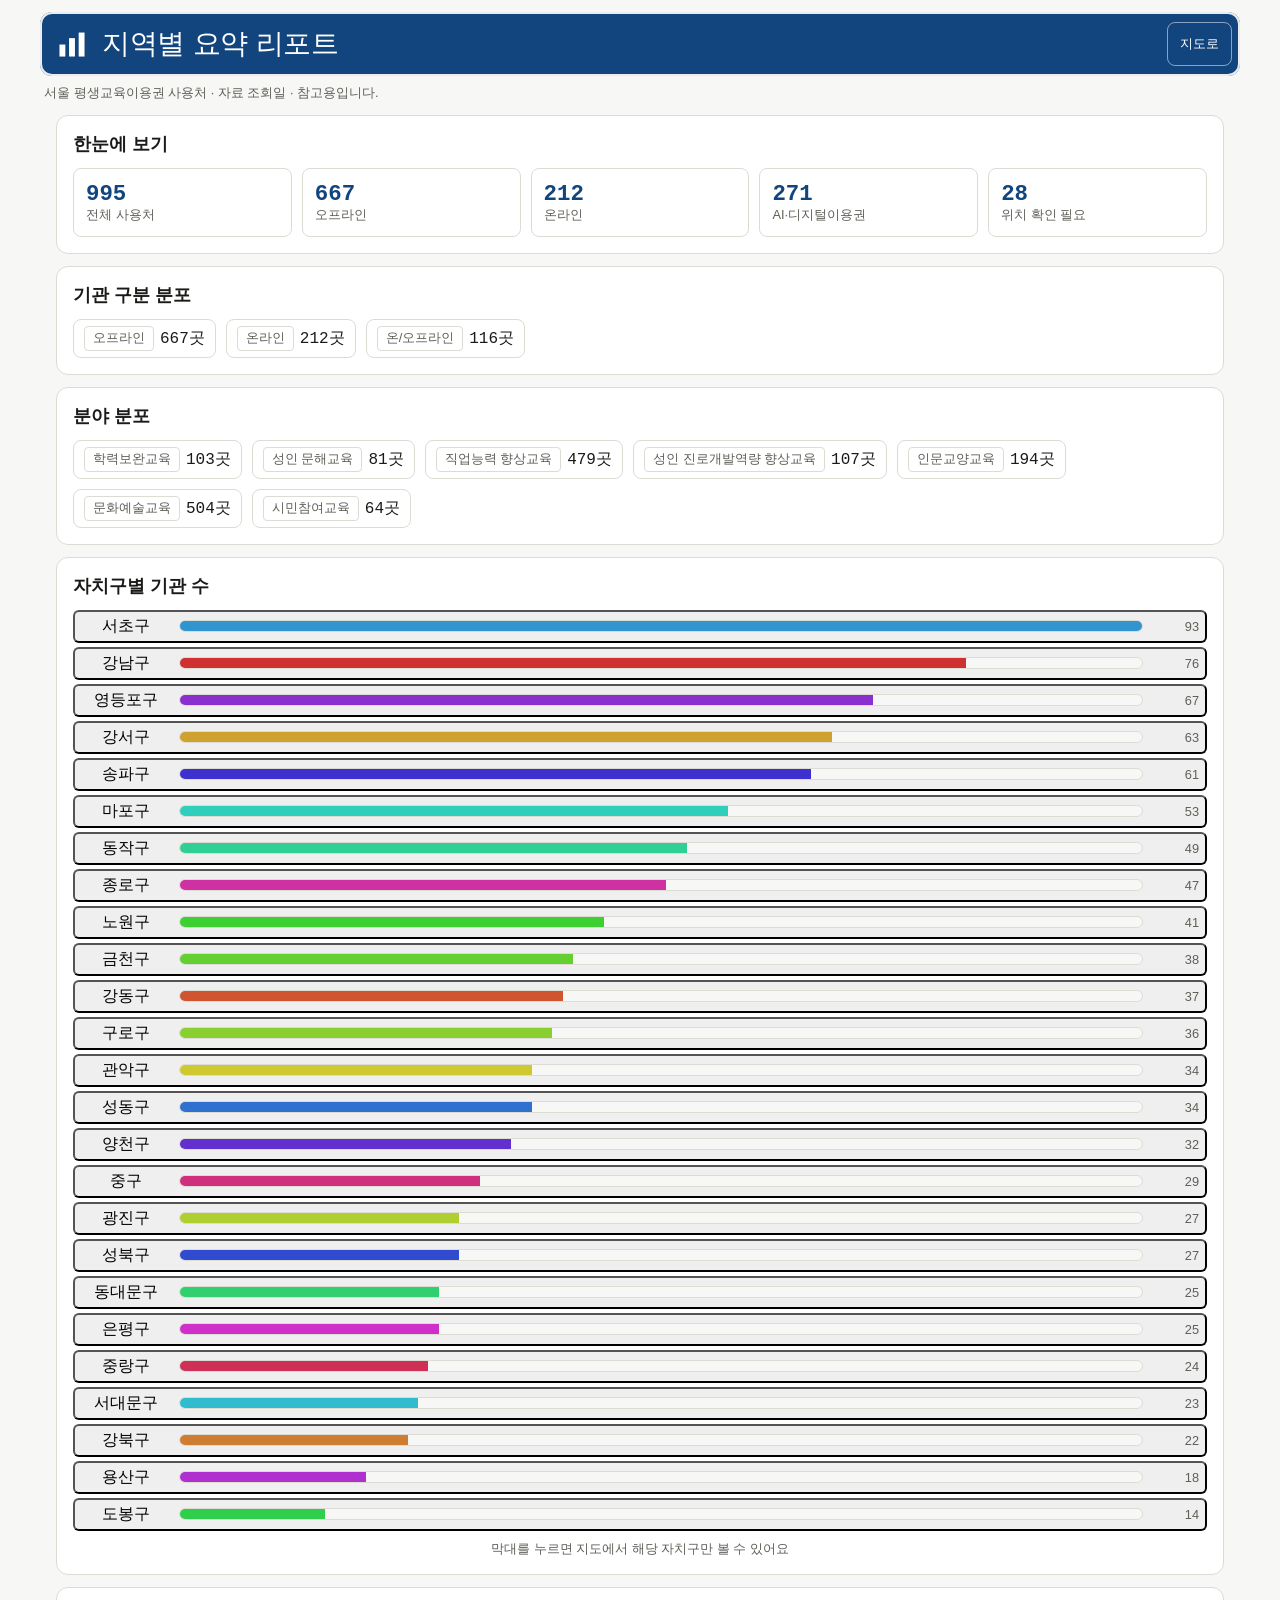
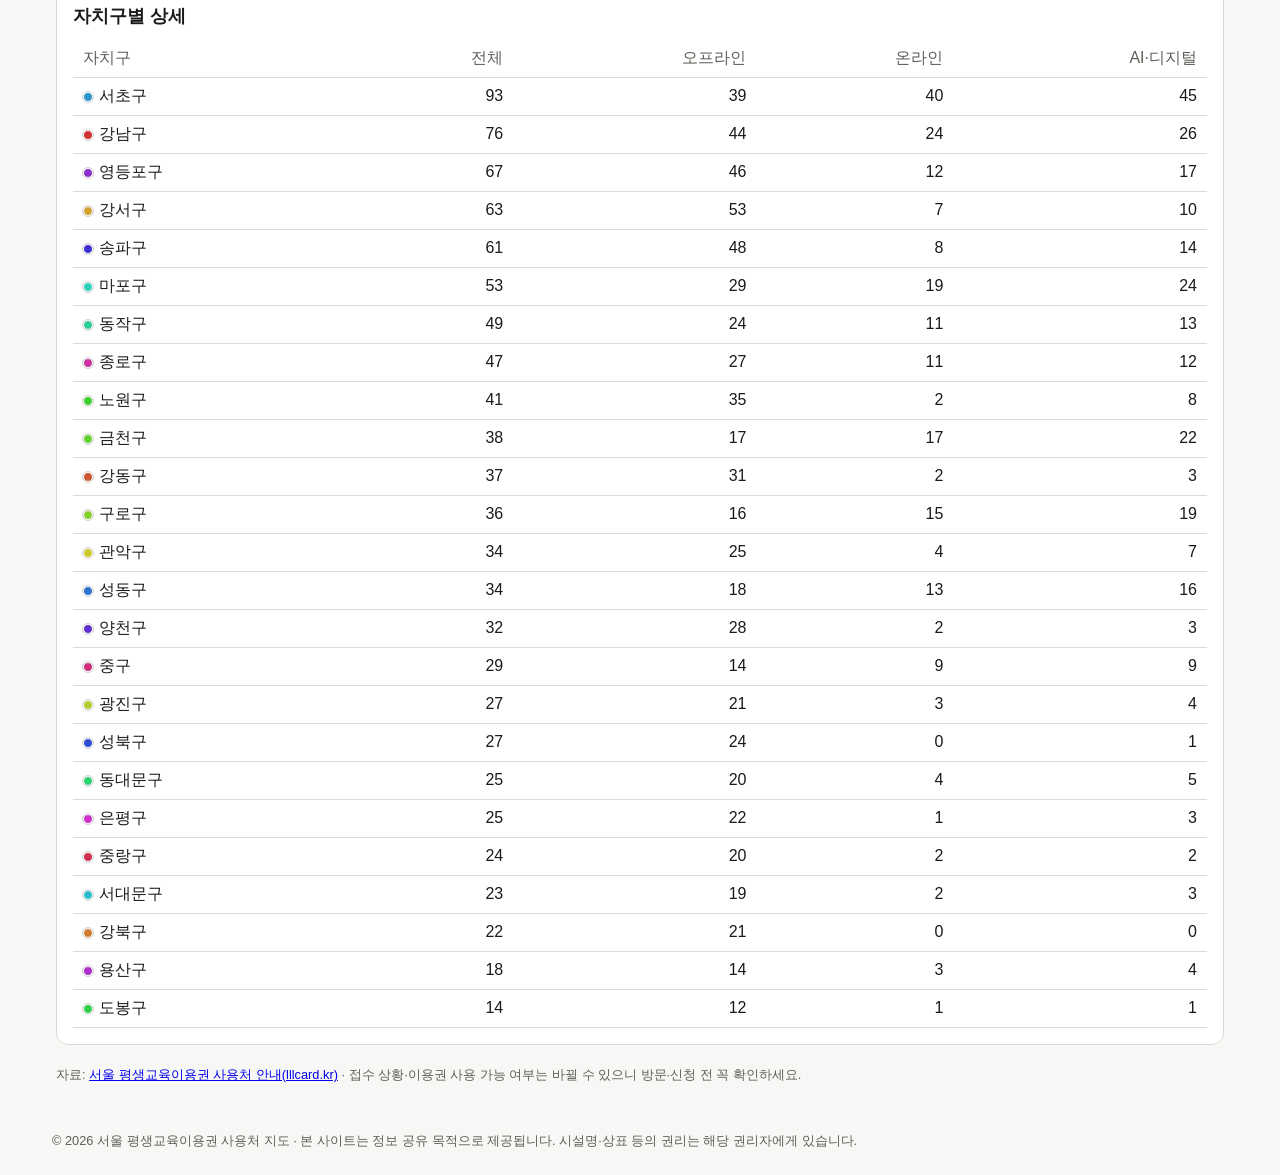
<file: report.html>
<!DOCTYPE html>
<html lang="ko">
<head>
<meta charset="UTF-8">
<meta name="viewport" content="width=device-width, initial-scale=1.0, viewport-fit=cover">
<meta http-equiv="Content-Security-Policy" content="default-src 'self'; script-src 'self'; style-src 'self' 'unsafe-inline' https://fonts.googleapis.com; font-src https://fonts.gstatic.com; img-src 'self' data:; connect-src 'self'; object-src 'none'; base-uri 'self'; form-action 'none'">
<title>자치구별 요약 리포트</title>
<meta name="description" content="서울 평생교육이용권 사용처 자치구별 현황 요약 리포트">
<meta name="theme-color" content="#12457E">
<link rel="manifest" href="manifest.json">
<link rel="icon" type="image/png" sizes="512x512" href="assets/icons/app-icon-512.png">
<link rel="apple-touch-icon" sizes="180x180" href="assets/icons/app-icon-apple-180.png">
<meta name="apple-mobile-web-app-capable" content="yes">
<meta name="apple-mobile-web-app-status-bar-style" content="default">
<meta name="apple-mobile-web-app-title" content="이용권 지도">
<link rel="stylesheet" href="assets/css/style.css">
</head>
<body>

<header class="app-header">
  <div class="header-inner">
    <svg class="sign-mark" viewBox="0 0 24 24" aria-hidden="true" focusable="false"><rect x="2.6" y="12.4" width="4.4" height="9"/><rect x="9.8" y="7.6" width="4.4" height="13.8"/><rect x="17" y="3.4" width="4.4" height="18"/></svg>
    <div class="sign-text">
      <h1 class="app-title">지역별 요약 리포트</h1>
    </div>
    <a class="report-btn" href="index.html">지도로</a>
  </div>
  <p class="app-notice">서울 평생교육이용권 사용처 · 자료 조회일 <span id="surveyDate"></span> · 참고용입니다.</p>
</header>

<main class="container report-page">

  <!-- 핵심 지표 -->
  <section class="panel">
    <h2 class="report-section-title">한눈에 보기</h2>
    <div class="stat-tiles" id="statTiles"></div>
  </section>

  <!-- 기관 구분 분포 -->
  <section class="panel">
    <h2 class="report-section-title">기관 구분 분포</h2>
    <div class="status-chips" id="kindChips"></div>
  </section>

  <!-- 분야 분포 -->
  <section class="panel">
    <h2 class="report-section-title">분야 분포</h2>
    <div class="status-chips" id="categoryChips"></div>
  </section>

  <!-- 자치구별 기관 수 -->
  <section class="panel">
    <h2 class="report-section-title">자치구별 기관 수</h2>
    <div class="district-bars" id="districtBars"></div>
    <p class="dash-hint">막대를 누르면 지도에서 해당 자치구만 볼 수 있어요</p>
  </section>

  <!-- 자치구별 상세 표 -->
  <section class="panel">
    <h2 class="report-section-title">자치구별 상세</h2>
    <div class="table-wrap">
      <table class="report-table" id="reportTable">
        <thead>
          <tr>
            <th>자치구</th><th>전체</th><th>오프라인</th><th>온라인</th><th>AI·디지털</th>
          </tr>
        </thead>
        <tbody></tbody>
      </table>
    </div>
  </section>

  <footer class="app-footer">
    <p>자료: <a href="https://www.lllcard.kr/reg/seoul/guide/useVcOrgan.do" target="_blank" rel="noopener">서울 평생교육이용권 사용처 안내(lllcard.kr)</a> · 접수 상황·이용권 사용 가능 여부는 바뀔 수 있으니 방문·신청 전 꼭 확인하세요.</p>
  </footer>
</main>

<div class="site-notice" role="note">
  © 2026 서울 평생교육이용권 사용처 지도 · 본 사이트는 정보 공유 목적으로 제공됩니다. 시설명·상표 등의 권리는 해당 권리자에게 있습니다.
</div>

<script src="assets/js/data.js"></script>
<script src="assets/js/report.js"></script>
</body>
</html>
</file>
<file: assets/css/style.css>
@import url('https://fonts.googleapis.com/css2?family=Do+Hyeon&family=IBM+Plex+Sans+KR:wght@400;500;600&family=JetBrains+Mono:wght@500;700&display=swap');

/* ============================================================
   공공 안내 표지 체계 — 다있맵(daitmap) 지도 PWA 공용
   면색 1개가 앱을 구분하고, 나머지는 전부 조용하게 둔다.
   그림자로 띄우지 않는다. 판은 면색과 1px 괘선으로 만든다.
   ============================================================ */

:root {
  /* 면색 — 앱마다 이 세 줄만 다르다.
     도로표지규칙 제8조: 도시지역 일반도로 안내는 청색이다. */
  --sign: #12457E;
  --sign-ink: #FFFFFF;
  --sign-wash: #E8EDF3;      /* 면색의 아주 옅은 톤 — hover/선택 바닥 */

  /* 중립 — 7개 앱 공통 */
  --bg: #F7F7F5;
  --panel: #FFFFFF;
  --ink: #1A1A18;
  --ink-muted: #5F5E58;
  --line: #DCDBD4;

  /* 정보를 나르는 색만 남긴다 */
  --free: #176B5B;
  --paid: #8A4B12;

  /* 지도 마커·범례 — 면색 계열에서 명도와 색상으로 갈라낸다.
     app.js 의 KIND_ORDER 순서와 1:1로 대응한다. 색값은 디자인 시스템이 소유한다. */
  --kind-1: #12457E;   /* 오프라인 */
  --kind-2: #3F8FA8;   /* 온라인 */
  --kind-3: #8A6A3F;   /* 온/오프라인 */

  /* 1.250 (Major Third) — 이 여섯 단계 밖의 크기를 쓰지 않는다 */
  --fs-xxl: 2.19rem;
  --fs-xl:  1.75rem;
  --fs-l:   1.40rem;
  --fs-m:   1.12rem;
  --fs-base: 1rem;
  --fs-s:   0.80rem;

  --tap: 44px;               /* 최소 터치 타깃 */
  --radius-panel: 12px;
  --radius-card: 10px;

  accent-color: var(--sign);
  caret-color: var(--sign);
  scrollbar-color: var(--line) transparent;
  color-scheme: light;
}

* { margin: 0; padding: 0; box-sizing: border-box; }

body {
  font-family: 'IBM Plex Sans KR', -apple-system, BlinkMacSystemFont, 'Segoe UI', sans-serif;
  background: var(--bg);
  color: var(--ink);
  min-height: 100vh;
  -webkit-text-size-adjust: 100%;
}

/* 우리가 그리지 않은 브라우저 표면도 디자인에 포함된다 */
::selection { background: var(--sign); color: var(--sign-ink); }
::-webkit-scrollbar { width: 10px; height: 10px; }
::-webkit-scrollbar-thumb { background: var(--line); border-radius: 999px; }
::-webkit-scrollbar-track { background: transparent; }

:where(a, button, input, select, [tabindex]):focus-visible {
  outline: 2px solid var(--sign);
  outline-offset: 2px;
  border-radius: 4px;
}

/* 수치는 표지판의 거리 표기처럼 자리를 지킨다 */
.num {
  font-family: 'JetBrains Mono', ui-monospace, monospace;
  font-variant-numeric: tabular-nums;
  font-weight: 700;
}

/* ---------- 헤더: 표지판 ---------- */
.app-header {
  padding: max(12px, env(safe-area-inset-top)) 12px 0;
}

.header-inner {
  position: relative;
  max-width: 1200px;
  margin: 0 auto;
  display: flex;
  align-items: center;
  gap: 12px;
  min-height: 52px;
  padding: 8px 56px 8px 12px;   /* 우측은 링크복사 버튼 자리 */
  background: var(--sign);
  color: var(--sign-ink);
  border-radius: var(--radius-panel);
  box-shadow: inset 0 0 0 2px rgba(255, 255, 255, .9);
}

.sign-mark {
  flex: 0 0 auto;
  width: 26px;
  height: 26px;
  fill: currentColor;
}

.sign-text { flex: 1; min-width: 0; }

.app-title {
  font-family: 'Do Hyeon', 'IBM Plex Sans KR', sans-serif;
  font-size: var(--fs-l);
  font-weight: 400;
  line-height: 1.15;
  letter-spacing: -0.01em;
  color: var(--sign-ink);
  /* 표지판은 이름을 줄이지 않는다. 좁으면 어절 단위로 두 줄이 된다. */
  word-break: keep-all;
  text-wrap: balance;
}

.sign-count {
  flex: 0 0 auto;
  display: flex;
  align-items: baseline;
  gap: 2px;
  color: var(--sign-ink);
}
.sign-count .num { font-size: var(--fs-l); }
.sign-count .unit { font-size: var(--fs-s); opacity: .8; }

.app-notice {
  max-width: 1200px;
  margin: 8px auto 0;
  padding: 0 4px;
  font-size: var(--fs-s);
  line-height: 1.45;
  color: var(--ink-muted);
}

.share-link-btn {
  position: absolute;
  top: 50%;
  right: 4px;
  transform: translateY(-50%);
  width: var(--tap);
  height: var(--tap);
  display: flex;
  align-items: center;
  justify-content: center;
  border: none;
  border-radius: 8px;
  background: transparent;
  color: var(--sign-ink);
  line-height: 1;
  cursor: pointer;
}
.share-link-btn:active { background: rgba(255, 255, 255, .16); }

.share-link-toast {
  position: absolute;
  right: 4px;
  top: calc(100% + 6px);
  z-index: 5;
  padding: 6px 12px;
  border-radius: 6px;
  background: var(--ink);
  color: #fff;
  font-size: var(--fs-s);
  font-weight: 500;
  white-space: nowrap;
}

/* ---------- 레이아웃 ---------- */
.container {
  max-width: 1200px;
  margin: 0 auto;
  padding: 12px 12px max(32px, env(safe-area-inset-bottom));
}

.panel {
  background: var(--panel);
  border: 1px solid var(--line);
  border-radius: var(--radius-panel);
  padding: 12px;
  margin-bottom: 12px;
}

.report-btn {
  position: absolute;
  top: 50%;
  right: 8px;
  transform: translateY(-50%);
  min-height: var(--tap);
  display: inline-flex;
  align-items: center;
  padding: 0 12px;
  font-size: var(--fs-s);
  text-decoration: none;
  color: var(--sign-ink);
  border: 1px solid rgba(255, 255, 255, .5);
  border-radius: 8px;
}

/* ---------- 필터 ---------- */
.filter-bar { position: sticky; top: 8px; z-index: 900; }

.filter-row {
  display: flex;
  flex-wrap: wrap;
  align-items: center;
  gap: 8px;
  margin-bottom: 8px;
}
.filter-row:last-child { margin-bottom: 0; }

.filter-label {
  width: 100%;
  font-size: var(--fs-s);
  font-weight: 500;
  color: var(--ink-muted);
}

/* 모바일에서는 검색이 한 줄을 다 쓴다. 시군구·필터는 다음 줄로 내려간다. */
.search-row { gap: 8px; }
.search-box { flex: 1 1 100%; min-width: 0; }

/* 아이콘 — 컨트롤은 전부 같은 선 굵기로 그린다.
   헤더의 표지판 픽토그램만 면으로 채운 별개 계열이다. */
.ico {
  width: 20px;
  height: 20px;
  fill: none;
  stroke: currentColor;
  stroke-width: 1.8;
  stroke-linecap: round;
  stroke-linejoin: round;
  pointer-events: none;   /* 클릭 판정이 늘 버튼에 잡히도록 */
}

/* font-size 는 16px 아래로 내리지 않는다 — iOS 가 포커스 시 페이지를 확대한다 */
.search-box input,
.district-select {
  width: 100%;
  min-height: var(--tap);
  padding: 8px 12px;
  border: 1px solid var(--line);
  border-radius: 8px;
  background: var(--panel);
  font-family: inherit;
  font-size: var(--fs-base);
  color: var(--ink);
  outline: none;
}
.search-box input::placeholder { color: var(--ink-muted); }
.search-box input:focus,
.district-select:focus { border-color: var(--sign); }

/* min-width:0 이 없으면 select 가 가장 긴 옵션 텍스트만큼 벌어져
   좁은 화면에서 옆 버튼을 다음 줄로 밀어낸다. */
.district-select { flex: 1; width: auto; min-width: 0; max-width: none; cursor: pointer; }

.filter-collapse-btn {
  flex: 0 0 var(--tap);
  width: var(--tap);
  min-height: var(--tap);
  border: 1px solid var(--line);
  border-radius: 8px;
  background: var(--panel);
  color: var(--ink-muted);
  cursor: pointer;
}
.filter-collapse-btn[aria-expanded="true"] {
  background: var(--sign);
  border-color: var(--sign);
  color: var(--sign-ink);
}
.filter-collapse-btn .ico { transition: transform .18s ease; }
.filter-collapse-btn[aria-expanded="true"] .ico { transform: rotate(180deg); }
.filter-groups[hidden] { display: none; }

.pill {
  min-height: var(--tap);
  display: inline-flex;
  align-items: center;
  padding: 0 14px;
  border: 1px solid var(--line);
  border-radius: 999px;
  background: var(--panel);
  font-family: inherit;
  font-size: var(--fs-base);
  color: var(--ink);
  cursor: pointer;
}
.pill.active {
  background: var(--sign);
  border-color: var(--sign);
  color: var(--sign-ink);
}
.pill.reset { color: var(--ink-muted); }

.result-count-row {
  display: flex;
  align-items: center;
  flex-wrap: wrap;
  gap: 8px;
  margin-top: 10px;
}
.result-count {
  margin-left: auto;
  font-size: var(--fs-s);
  color: var(--ink-muted);
}

/* 시각적으로는 작게, 히트 영역은 44px */
.view-toggle {
  display: inline-flex;
  border: 1px solid var(--line);
  border-radius: 999px;
  overflow: hidden;
  background: var(--panel);
}
.view-toggle .pill { border: none; border-radius: 0; }
.view-toggle .pill + .pill { box-shadow: inset 1px 0 0 var(--line); }
.pill-sm,
.result-count-row .pill {
  min-height: var(--tap);
  padding: 0 12px;
  font-size: var(--fs-s);
}

/* ---------- 지도 + 목록 ---------- */
.content-grid {
  display: grid;
  grid-template-columns: 1fr;
  gap: 12px;
  align-items: start;
}
.content-grid.view-map .list-pane { display: none; }
.content-grid.view-list .map-pane { display: none; }

.map-pane {
  position: relative;
  border: 1px solid var(--line);
  border-radius: var(--radius-panel);
  overflow: hidden;
  background: var(--panel);
}
#map { height: 62dvh; min-height: 320px; }

.map-legend {
  position: absolute;
  bottom: 10px;
  left: 10px;
  z-index: 800;
  display: flex;
  gap: 10px;
  align-items: center;
  flex-wrap: wrap;
  max-width: calc(100% - 20px);
  padding: 7px 10px;
  border: 1px solid var(--line);
  border-radius: 8px;
  background: rgba(255, 255, 255, .94);
  font-size: var(--fs-s);
  color: var(--ink);
}
.legend-dot {
  display: inline-block;
  width: 10px;
  height: 10px;
  border-radius: 50%;
  background: var(--sign);   /* 지도 범례는 인라인 KIND_COLOR 가 덮어쓴다 */
  border: 1.5px solid #fff;
  outline: 1px solid rgba(0, 0, 0, .18);
  vertical-align: -1px;
  margin-right: 3px;
}

/* Leaflet 팝업 */
.leaflet-popup-content-wrapper {
  border-radius: var(--radius-card);
  font-family: 'IBM Plex Sans KR', sans-serif;
}
.popup-name { font-size: var(--fs-m); font-weight: 600; color: var(--ink); margin-bottom: 3px; }
.popup-meta { font-size: var(--fs-s); color: var(--ink-muted); margin-bottom: 8px; }
.popup-btn {
  min-height: var(--tap);
  padding: 0 14px;
  border: none;
  border-radius: 8px;
  background: var(--sign);
  color: var(--sign-ink);
  font-family: inherit;
  font-size: var(--fs-s);
  cursor: pointer;
}

/* ---------- 카드 ---------- */
.card-grid {
  display: grid;
  grid-template-columns: 1fr;
  gap: 10px;
}

.facility-card {
  display: flex;
  flex-direction: column;
  background: var(--panel);
  border: 1px solid var(--line);
  border-radius: var(--radius-card);
  overflow: hidden;
  cursor: pointer;
}

.card-body {
  display: flex;
  flex-direction: column;
  gap: 7px;
  flex: 1;
  padding: 12px;
}
.card-title-row {
  display: flex;
  align-items: flex-start;
  justify-content: space-between;
  gap: 8px;
}
.card-name {
  flex: 1;
  min-width: 0;
  font-size: var(--fs-l);
  font-weight: 600;
  line-height: 1.3;
  color: var(--ink);
}

.fav-btn {
  flex: 0 0 auto;
  width: var(--tap);
  height: var(--tap);
  margin: -10px -8px -10px 0;   /* 시각 크기는 그대로, 히트 영역만 확보 */
  display: flex;
  align-items: center;
  justify-content: center;
  border: none;
  background: none;
  color: var(--ink-muted);
  cursor: pointer;
}
.fav-btn.on { color: var(--sign); }
.fav-btn.on .ico { fill: currentColor; }

.card-tags { display: flex; flex-wrap: wrap; gap: 5px; }

/* 기본 태그는 무채색. 정보를 나르는 것만 색을 갖는다. */
.tag {
  padding: 3px 8px;
  border: 1px solid var(--line);
  border-radius: 4px;
  background: var(--panel);
  font-size: var(--fs-s);
  font-weight: 500;
  color: var(--ink-muted);
  white-space: nowrap;
}
.tag.district { color: var(--ink); }
/* 부모가 스캔하는 것은 "무료"다. 무료만 면 채움, 유료는 외곽선 + 굵기.
   유료까지 채우면 면색이 카드로 새어 "면색은 표지판·활성 필터·마커에만" 규칙이 깨진다. */
.tag.free, .tag.paid { font-weight: 600; }
.tag.free { background: var(--free); border-color: var(--free); color: #fff; }
.tag.paid { border-color: var(--paid); color: var(--paid); }

.card-info {
  font-size: var(--fs-base);
  line-height: 1.5;
  color: var(--ink-muted);
}

.card-locate {
  align-self: flex-start;
  min-height: var(--tap);
  display: inline-flex;
  align-items: center;
  padding: 0 12px;
  border: 1px solid var(--line);
  border-radius: 8px;
  background: var(--panel);
  font-family: inherit;
  font-size: var(--fs-s);
  color: var(--ink);
  cursor: pointer;
}

.empty-state {
  padding: 48px 16px;
  text-align: center;
  color: var(--ink-muted);
  line-height: 1.7;
}

/* ---------- 모달: 모바일은 바텀시트 ---------- */
.modal-overlay {
  position: fixed;
  inset: 0;
  z-index: 2000;
  display: flex;
  align-items: flex-end;
  justify-content: center;
  background: rgba(26, 26, 24, .45);
}
.modal-overlay[hidden] { display: none; }

.modal-card {
  position: relative;
  width: 100%;
  max-height: 88dvh;
  overflow-y: auto;
  padding: 20px 16px max(20px, env(safe-area-inset-bottom));
  background: var(--panel);
  border-radius: 16px 16px 0 0;
  animation: sheetUp .22s cubic-bezier(.2, .7, .3, 1);
}
/* 그랩 핸들 */
.modal-card::before {
  content: "";
  display: block;
  width: 40px;
  height: 4px;
  margin: -8px auto 12px;
  border-radius: 999px;
  background: var(--line);
}
@keyframes sheetUp {
  from { transform: translateY(16px); opacity: 0; }
  to   { transform: translateY(0);    opacity: 1; }
}

.modal-close {
  position: absolute;
  top: 8px;
  right: 8px;
  width: var(--tap);
  height: var(--tap);
  border: none;
  border-radius: 8px;
  background: transparent;
  color: var(--ink-muted);
  cursor: pointer;
}

.modal-title {
  font-size: var(--fs-l);
  font-weight: 600;
  line-height: 1.3;
  margin: 0 40px 8px 0;
  color: var(--ink);
}
.modal-tags { display: flex; flex-wrap: wrap; gap: 5px; margin-bottom: 14px; }

.modal-intro {
  padding: 10px 12px;
  margin-bottom: 14px;
  border: 1px solid var(--line);
  border-radius: 8px;
  background: var(--bg);
  font-size: var(--fs-base);
  line-height: 1.6;
  color: var(--ink-muted);
}

.detail-list { display: flex; flex-direction: column; margin-bottom: 18px; }
.detail-item {
  display: grid;
  grid-template-columns: 84px 1fr;
  gap: 10px;
  padding: 9px 0;
  border-bottom: 1px solid var(--line);
  font-size: var(--fs-base);
  line-height: 1.5;
}
.detail-item:last-child { border-bottom: none; }
.detail-item .k { color: var(--ink-muted); }
.detail-item .v { color: var(--ink); word-break: break-word; }

.modal-links { display: flex; flex-wrap: wrap; gap: 8px; }
.link-btn {
  flex: 1;
  min-width: 120px;
  min-height: var(--tap);
  display: inline-flex;
  align-items: center;
  justify-content: center;
  padding: 0 16px;
  border: 1px solid var(--line);
  border-radius: 8px;
  background: var(--panel);
  font-family: inherit;
  font-size: var(--fs-base);
  color: var(--ink);
  text-decoration: none;
  cursor: pointer;
}
.link-btn.map {
  background: var(--sign);
  border-color: var(--sign);
  color: var(--sign-ink);
}

/* ---------- 푸터 ---------- */
.app-footer {
  margin-top: 20px;
  font-size: var(--fs-s);
  line-height: 1.6;
  color: var(--ink-muted);
}
.site-notice {
  max-width: 1200px;
  margin: 0 auto;
  padding: 14px 12px max(24px, env(safe-area-inset-bottom));
  font-size: var(--fs-s);
  line-height: 1.6;
  color: var(--ink-muted);
}

/* ---------- 리포트 페이지 ---------- */
.report-page .panel { padding: 16px; }
.report-section-title {
  font-size: var(--fs-m);
  font-weight: 600;
  margin-bottom: 12px;
  color: var(--ink);
}
.status-chips { display: flex; flex-wrap: wrap; gap: 10px; }
.status-chip {
  display: flex;
  align-items: center;
  gap: 6px;
  padding: 6px 10px;
  border: 1px solid var(--line);
  border-radius: 8px;
}
.status-chip .tag { font-size: var(--fs-s); }
.chip-num {
  font-family: 'JetBrains Mono', ui-monospace, monospace;
  font-variant-numeric: tabular-nums;
  font-size: var(--fs-base);
  color: var(--ink);
}
.table-wrap { overflow-x: auto; }
.report-table {
  width: 100%;
  border-collapse: collapse;
  font-size: var(--fs-base);
  font-variant-numeric: tabular-nums;
}
.report-table th {
  padding: 8px 10px;
  border-bottom: 1px solid var(--line);
  color: var(--ink-muted);
  font-weight: 500;
  text-align: left;
}
.report-table td {
  padding: 8px 10px;
  border-bottom: 1px solid var(--line);
  color: var(--ink);
}
.report-table td:not(:first-child),
.report-table th:not(:first-child) { text-align: right; }
.report-table tr:hover td { background: var(--sign-wash); }
.report-table .legend-dot { margin-right: 6px; }

.stat-tiles {
  display: grid;
  grid-template-columns: repeat(auto-fit, minmax(130px, 1fr));
  gap: 10px;
}
.stat-tile {
  padding: 12px;
  border: 1px solid var(--line);
  border-radius: 8px;
}
.stat-tile .num {
  display: block;
  font-size: var(--fs-l);
  color: var(--sign);
}
.stat-tile .lbl { font-size: var(--fs-s); color: var(--ink-muted); }

.district-bars { display: flex; flex-direction: column; gap: 4px; }
.dbar {
  display: grid;
  grid-template-columns: 90px 1fr 48px;
  gap: 8px;
  align-items: center;
  padding: 4px 6px;
  border-radius: 6px;
  font-size: var(--fs-base);
}
.dbar:hover, .dbar.active { background: var(--sign-wash); }
.dbar .track {
  display: block;
  height: 12px;
  border-radius: 999px;
  background: var(--bg);
  border: 1px solid var(--line);
  overflow: hidden;
}
.dbar .fill { display: block; height: 100%; background: var(--sign); }
.dbar .cnt {
  text-align: right;
  font-variant-numeric: tabular-nums;
  color: var(--ink-muted);
  font-size: var(--fs-s);
}
.dash-hint {
  margin-top: 10px;
  text-align: center;
  font-size: var(--fs-s);
  color: var(--ink-muted);
}

/* ---------- 독도 ----------
   배경 지도의 표기에 기대지 않고 늘 같은 자리에 이름을 둔다. */
.dokdo-label {
  background: transparent;
  border: none;
  box-shadow: none;
  padding: 0;
  color: #2f2e2b;
  font-size: 11.5px;
  font-weight: 700;
  white-space: nowrap;
  text-shadow: 0 0 3px #fff, 0 0 3px #fff, 0 0 3px #fff;
}
.dokdo-label.leaflet-tooltip-right::before,
.dokdo-label.leaflet-tooltip-left::before { display: none; }

/* ============================================================
   ≥640px
   ============================================================ */
@media (min-width: 640px) {
  .search-box { flex: 1 1 220px; }
  .district-select { flex: 0 1 240px; }
  .app-header { padding-left: 16px; padding-right: 16px; }
  .container { padding-left: 16px; padding-right: 16px; }
  .header-inner {
    min-height: 64px;
    padding: 10px 60px 10px 16px;
    gap: 14px;
  }
  .sign-mark { width: 32px; height: 32px; }
  .app-title { font-size: var(--fs-xl); }
  .sign-count .num { font-size: var(--fs-xl); }
  .panel { padding: 14px; }
  .card-grid { grid-template-columns: repeat(auto-fill, minmax(240px, 1fr)); gap: 12px; }
  .district-select { max-width: 240px; }

  /* 데스크톱 폭에서는 가운데 카드 모달로 되돌린다 */
  .modal-overlay { align-items: center; padding: 24px; }
  .modal-card {
    max-width: 520px;
    max-height: 85dvh;
    padding: 24px;
    border-radius: var(--radius-panel);
  }
  .modal-card::before { display: none; }
  .modal-close { top: 12px; right: 12px; }
  .modal-links .link-btn { flex: 0 1 auto; }
}

/* ============================================================
   ≥901px — 지도와 목록을 나란히
   ============================================================ */
@media (min-width: 901px) {
  .content-grid { grid-template-columns: 55% 1fr; gap: 16px; }
  .content-grid.view-map .list-pane,
  .content-grid.view-list .map-pane { display: block; }
  .map-pane { position: sticky; top: 16px; }
  #map { height: calc(100dvh - 140px); min-height: 420px; }
  .view-toggle { display: none; }
  .filter-label { width: auto; min-width: 56px; }
  .search-row { flex-wrap: wrap; }
}

/* 포인터가 있는 기기에서만 hover 를 준다 — 터치에서는 탭 뒤 상태가 고착된다 */
@media (hover: hover) {
  .facility-card:hover { border-color: var(--sign); background: var(--sign-wash); }
  .pill:not(.active):hover { border-color: var(--sign); }
  .card-locate:hover,
  .link-btn:hover,
  .filter-collapse-btn:hover { border-color: var(--sign); }
  .search-box input:hover,
  .district-select:hover { border-color: var(--ink-muted); }
}

/* 모션을 줄이려는 사용자에게도 "상태"는 보여야 한다.
   transition-duration 만 0 에 가깝게 낮추면 transition-property 가 all 인 채로 남아
   배경·테두리·transform 같은 상태 변화가 시작값에 고정돼 아예 렌더되지 않는다.
   전환 자체를 끄는 것이 맞다. */
@media (prefers-reduced-motion: reduce) {
  *, *::before, *::after {
    animation-duration: 1ms !important;
    animation-iteration-count: 1 !important;
    transition: none !important;
    scroll-behavior: auto !important;
  }
}

/* ---------- voucher_map 고유 ---------- */
.approx-note { color: var(--paid); font-weight: 600; }

/* ---------- 내 주변 (geo.js) ---------- */
/* 위치를 묻는 동안 — 브라우저 팝업이 떠 있는 시간이라 몇 초씩 걸린다.
   버튼이 눌리지 않는 이유를 색으로 알린다. */
.nearby-btn:disabled { opacity: .55; cursor: default; }

/* 거리는 내 주변 모드에서만 붙고, 그 화면에서 가장 먼저 읽는 값이다.
   면 채움은 무료 태그의 몫이므로 여기서는 옅은 톤으로 둔다. */
.tag.dist {
  border-color: var(--sign);
  background: var(--sign-wash);
  color: var(--sign);
  font-family: 'JetBrains Mono', ui-monospace, monospace;
  font-variant-numeric: tabular-nums;
  font-weight: 700;
}

/* 지도 위에 띄우지 않는다 — 모바일 기본이 목록 뷰라, 거기서 권한 안내를
   못 보면 사용자는 버튼이 고장 난 줄 안다. */
.nearby-notice {
  margin-top: 8px;
  font-size: var(--fs-s);
  line-height: 1.5;
  color: var(--ink-muted);
}
.nearby-notice[hidden] { display: none; }
</file>
